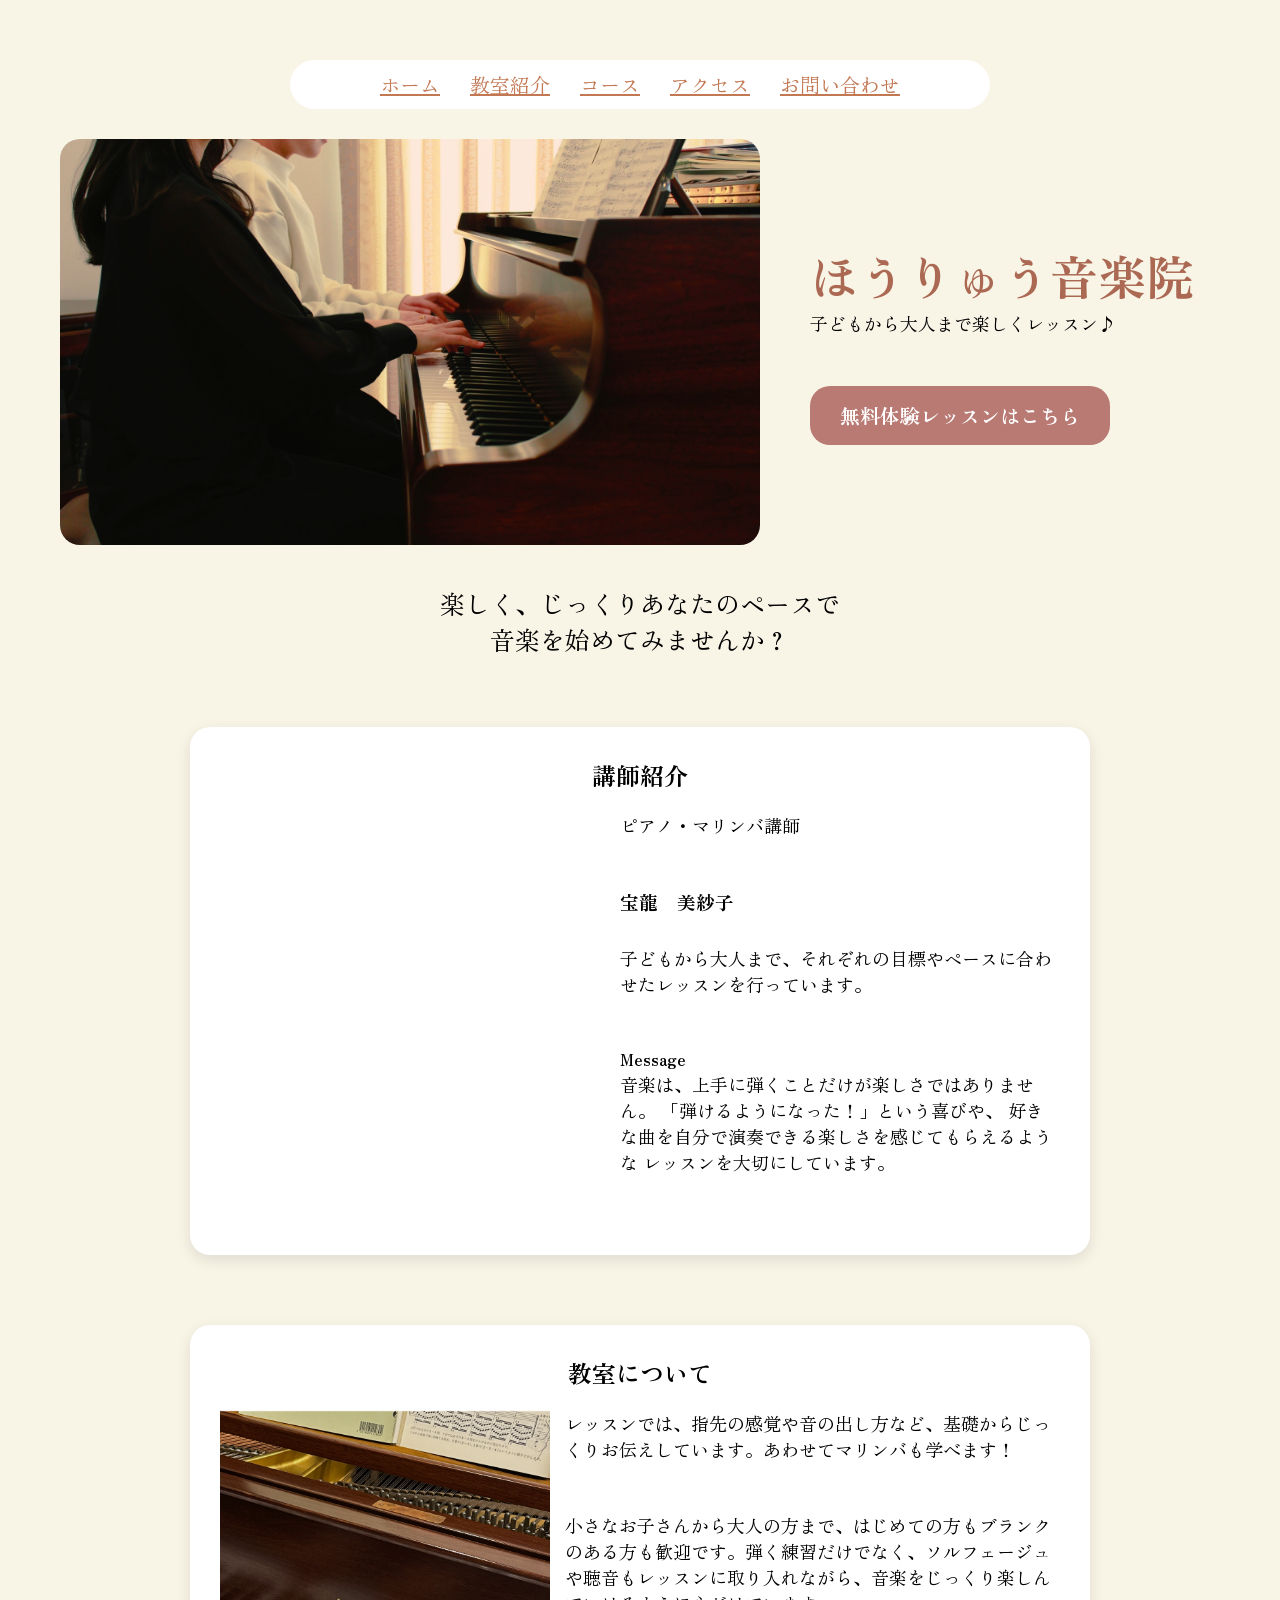
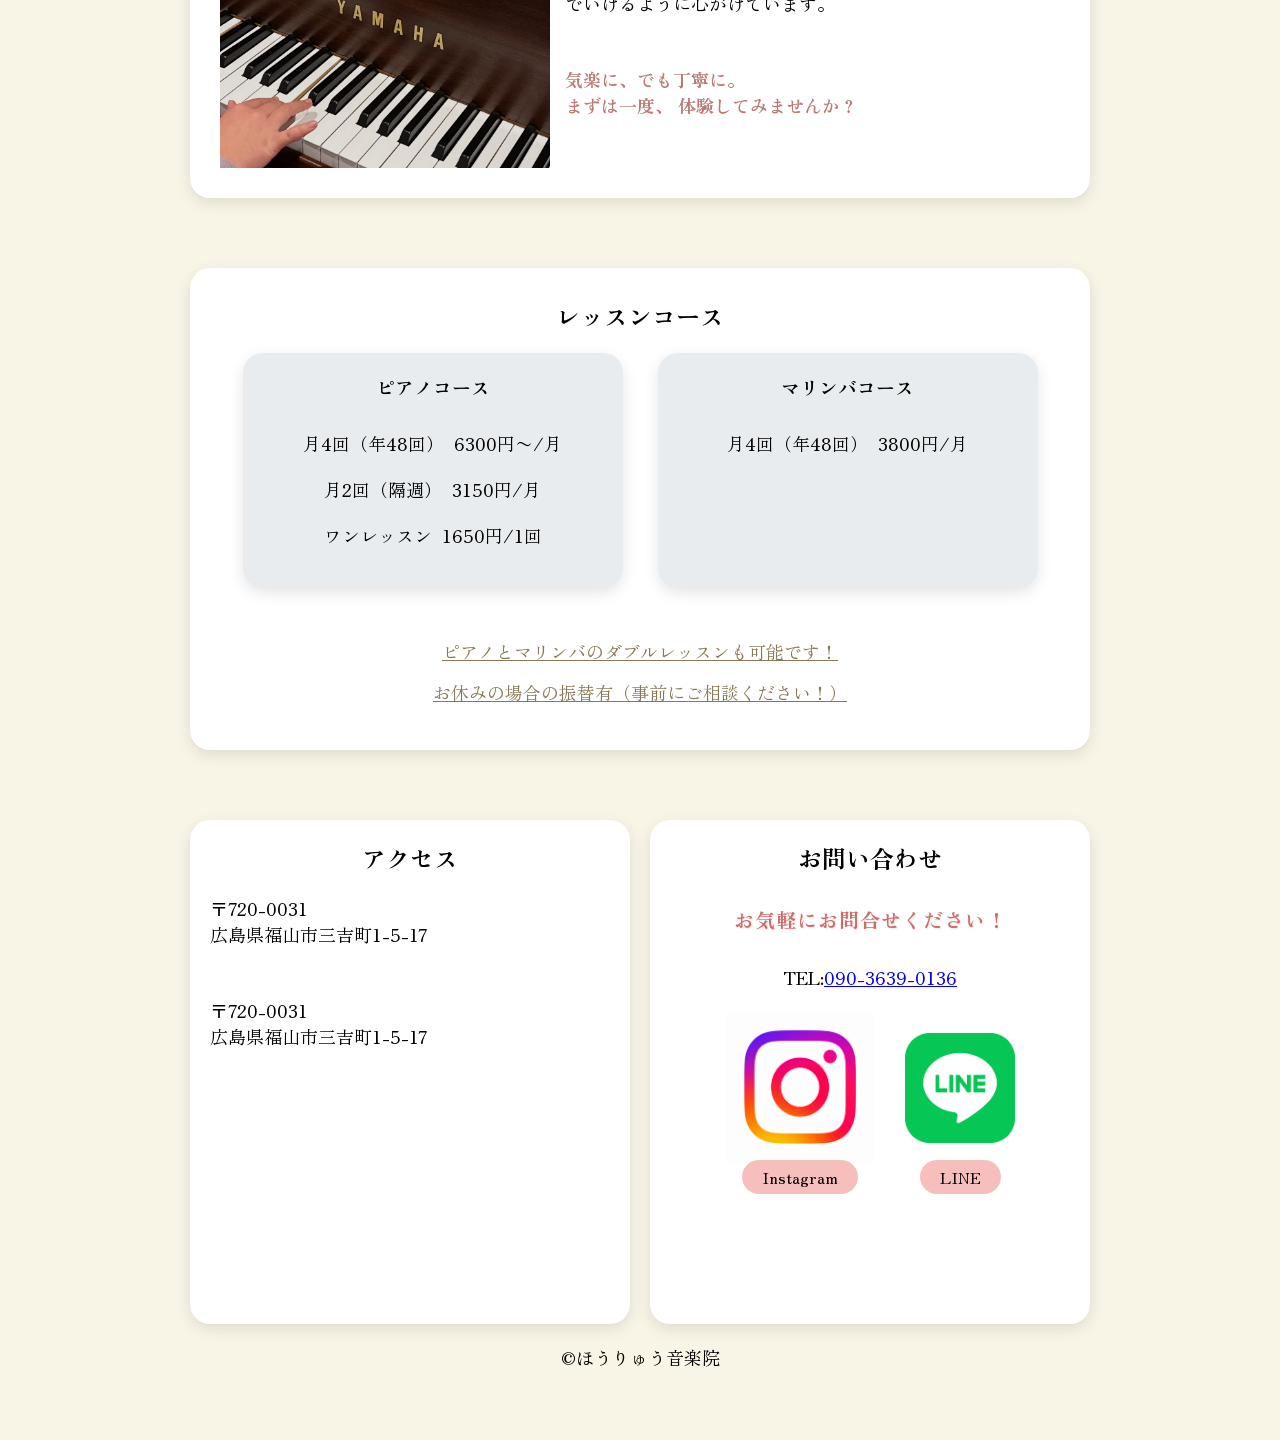
<file: index.html>
<!DOCTYPE html>
<html lang="ja">
<head>
    <meta charset="UTF-8">
    <meta name="viewport" content="width=device-width, initial-scale=1.0">
    <title>ほうりゅう音楽院</title>
<link rel="preconnect" href="https://fonts.googleapis.com">
<link rel="preconnect" href="https://fonts.gstatic.com" crossorigin>
<link href="https://fonts.googleapis.com/css2?family=Shippori+Mincho&family=Zen+Antique+Soft&family=Zen+Kurenaido&family=Zen+Old+Mincho&display=swap" rel="stylesheet">
    <link rel="stylesheet" href="style.css">
</head>

<body>
    <header id="home">
        <div class="container">
            <nav>
                <ul>
                    <li><a href="#home">ホーム</a></li>
                    <li><a href="#about">教室紹介</a></li>
                    <li><a href="#course">コース</a></li>
                    <li><a href="#access">アクセス</a></li>
                    <li><a href="#contact">お問い合わせ</a></li>
                </ul>
            </nav>
        <div class="hero">

        <img src="images/piano.jpg" alt="ピアノの画像">
        
            <div class="hero-text">
                <h1>ほうりゅう音楽院</h1>
                <p>子どもから大人まで楽しくレッスン♪</p>
    
            <a href="trial.html" class="btn">無料体験レッスンはこちら</a>
            </div>
        </div>
        </div>
    </header>
    <main>
        <p class="catch-copy">楽しく、じっくりあなたのペースで<br>音楽を始めてみませんか？</p>
        <section id="teacher">
            <h2>講師紹介</h2>
            <div class="teacher-card">
                <div class="teacher-image">

                </div>
                <div class="teacher-text">
                    <p>ピアノ・マリンバ講師</p>
                    <h3>宝龍　美紗子</h3>
                    <p>子どもから大人まで、それぞれの目標やペースに合わせたレッスンを行っています。</p>
                    <h4>Message</h4>
                    <p>音楽は、上手に弾くことだけが楽しさではありません。
                        「弾けるようになった！」という喜びや、
                        好きな曲を自分で演奏できる楽しさを感じてもらえるような
                        レッスンを大切にしています。</p>

                </div>
            
            </div>
        </section>
        <section id="about">
            <h2>教室について</h2>
            <div class="about-content">

                <div class="about-image">
                    <img src="images/piano-lesson.png" alt="生徒との写真">
                </div>
                <div class="about-text">

                    <p>
                        レッスンでは、指先の感覚や音の出し方など、基礎からじっくりお伝えしています。あわせてマリンバも学べます！
                    </p>
                    <p>
                        小さなお子さんから大人の方まで、はじめての方もブランクのある方も歓迎です。弾く練習だけでなく、ソルフェージュや聴音もレッスンに取り入れながら、音楽をじっくり楽しんでいけるように心がけています。
                    </p>
                    <p class="about-last">
                        気楽に、でも丁寧に。<br>
                        まずは一度、<br class="sp-only">
                        体験してみませんか？
                    </p>
                
                </div>
            </div>
            
        </section>

        <section id="course">
            <h2>レッスンコース</h2>
            <div class="course-list">
                <div class="course-item">
                <h3>ピアノコース</h3>
                    <div class="lesson-price">
                        <p>月4回（年48回）</p>
                        <p>6300円〜/月</p>
                    </div>
                    <div class="lesson-price">
                        <p>月2回（隔週）</p>
                        <p>3150円/月</p>
                    </div>
                    <div class="lesson-price">
                        <p>ワンレッスン</p>
                        <p>1650円/1回</p>
                    </div>
                </div>
                <div class="course-item">
                <h3>マリンバコース</h3>
                    <div class="lesson-price">
                        <p>月4回（年48回）</p>
                        <p>3800円/月</p>
                    </div>
                </div>
            </div>
            <div class="lesson-note">
                <p>ピアノとマリンバのダブルレッスンも可能です！</p>
                <p>お休みの場合の振替有（事前にご相談ください！）</p>
            </div>
        </section>

        <div class="info-sections">
        <section id="access">
            <h2>アクセス</h2>
            <p>〒720-0031<br>広島県福山市三吉町1-5-17</p>
            <p>〒720-0031<br>広島県福山市三吉町1-5-17</p>
            <iframe class="access-map" src="https://www.google.com/maps/embed?pb=!1m18!1m12!1m3!1d3288.31469783297!2d133.37100287642204!3d34.49490529422608!2m3!1f0!2f0!3f0!3m2!1i1024!2i768!4f13.1!3m3!1m2!1s0x35511123ce5eb9a1%3A0x42c6630077a07f50!2z44CSNzIwLTAwMzEg5bqD5bO255yM56aP5bGx5biC5LiJ5ZCJ55S677yR5LiB55uu77yV4oiS77yR77yX!5e0!3m2!1sja!2sjp!4v1786502243504!5m2!1sja!2sjp" width="600" height="450" style="border:0;" allowfullscreen="" loading="lazy" referrerpolicy="strict-origin-when-cross-origin"></iframe>
        </section>

        <section id="contact">
            <h2>お問い合わせ</h2>
            <p class="contact-message">お気軽にお問合せください！</p>
            <p class="phone">TEL:<a href="#" id="phone-link">090-3639-0136</a></p>
            <div class="sns-links">

                <div class="sns-item">
                    <p><a href="https://www.instagram.com/piano.hr/"><img class="insta-icon" src="images/insta.png"></a></p>
                    <span>Instagram</span>
                </div>
            
                <div class="sns-item">
                    <p><a href="https://lin.ee/tRMr505"><img class="LINE-icon" src="images/LINE.png"></a></p>
                    <span>LINE</span>
                </div>

            </div>
        </section>
        </div>
    </main>
    <footer>
       <p>©ほうりゅう音楽院</p>
    </footer>
    <script src="phone.js"></script>
</body>
</html>
<!-- テスト -->
</file>
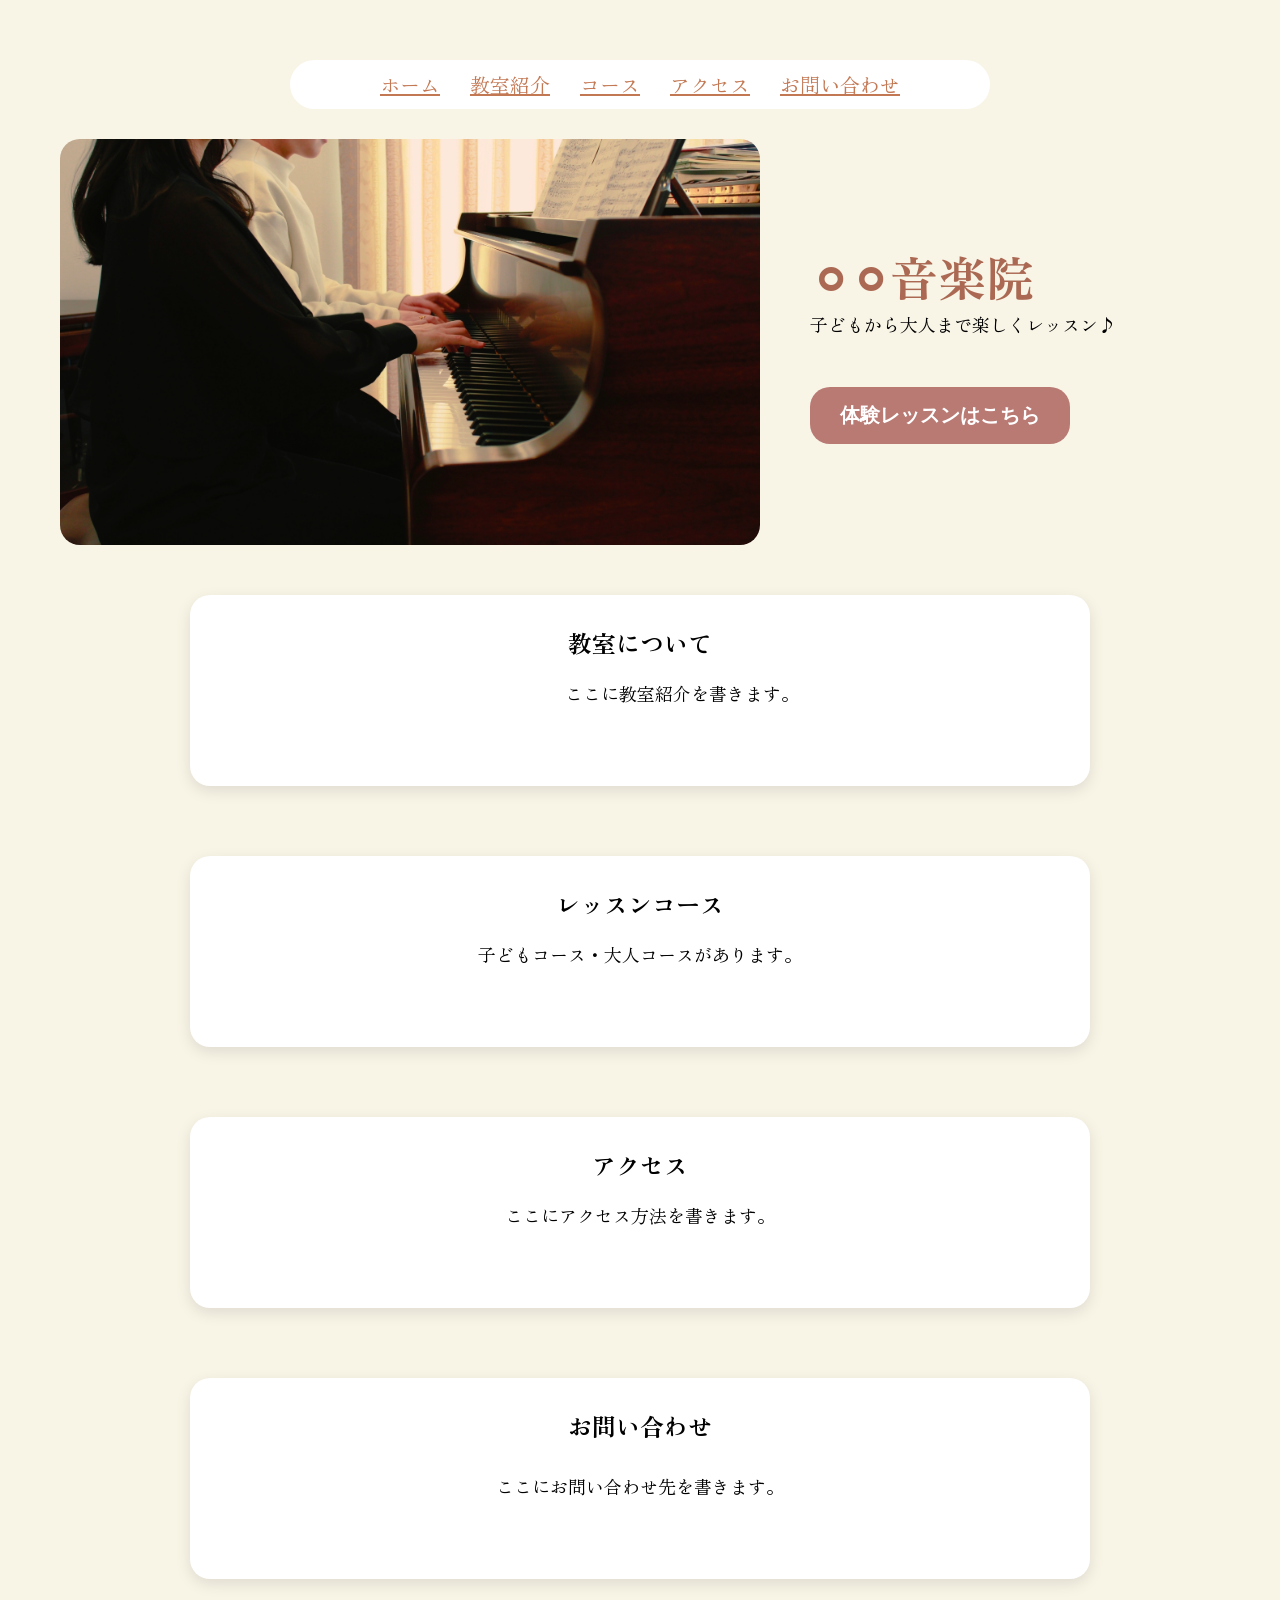
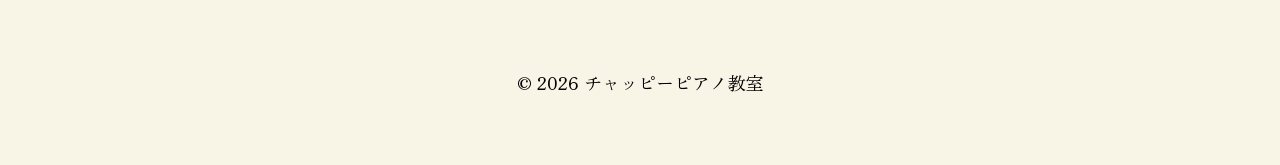
<file: 練習用/index.html>
<!DOCTYPE html>
<html lang="ja">
<head>
    <meta charset="UTF-8">
    <title>音楽院</title>
<link rel="preconnect" href="https://fonts.googleapis.com">
<link rel="preconnect" href="https://fonts.gstatic.com" crossorigin>
<link href="https://fonts.googleapis.com/css2?family=Shippori+Mincho&family=Zen+Antique+Soft&family=Zen+Kurenaido&family=Zen+Old+Mincho&display=swap" rel="stylesheet">
    <link rel="stylesheet" href="style.css">
</head>

<body>
    <header id="home">
        <div class="container">
            <nav>
                <ul>
                    <li><a href="#home">ホーム</a></li>
                    <li><a href="#about">教室紹介</a></li>
                    <li><a href="#course">コース</a></li>
                    <li><a href="#access">アクセス</a></li>
                    <li><a href="#contact">お問い合わせ</a></li>
                </ul>
            </nav>
        <div class="hero">

        <img src="images/piano.jpg" alt="ピアノの画像">
        
            <div class="hero-text">
                <h1>⚪︎⚪︎音楽院</h1>
                <p>子どもから大人まで楽しくレッスン♪</p>
    
            <button class="btn">体験レッスンはこちら</button>
            </div>
        </div>
        </div>
    </header>
    <main>
        <section id="about">
            <h2>教室について</h2>
            <div class="about-content">

                <div class="about-image">
                    
<!-- 教室や先生の写真 -->

                </div>
                <div class="about-text">

                    <p>ここに教室紹介を書きます。</p>
                
                </div>
            </div>
            
        </section>

        <section id="course">
            <h2>レッスンコース</h2>
            <p>子どもコース・大人コースがあります。</p>
        </section>

        <section id="access">
            <h2>アクセス</h2>
            <p>ここにアクセス方法を書きます。</p>
        </section>

        <section id="contact">
            <h2>お問い合わせ</h2>
            <p>ここにお問い合わせ先を書きます。</p>
        </section>
    </main>
    <footer>
       <p>© 2026 チャッピーピアノ教室</p>
    </footer>
</body>
</html>
<!-- テスト -->
</file>
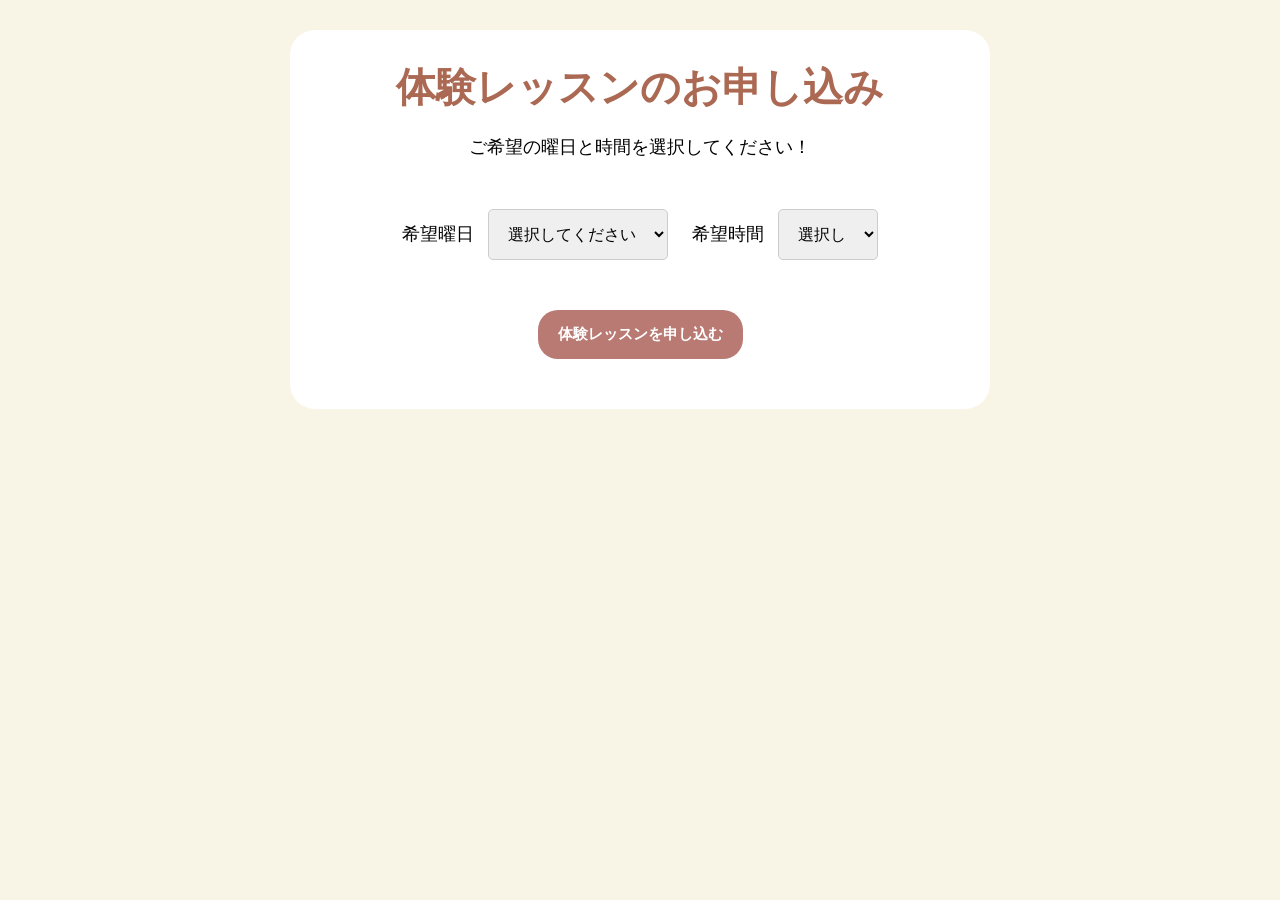
<file: trial.html>
<!DOCTYPE html>
<html lang="ja">
<head>
    <meta charset="UTF-8">
    <meta name="viewport" content="width=device-width, initial-scale=1.0">
    <title>体験レッスン</title>
    <link rel="stylesheet" href="style.css">
</head>
<body>
    <div class="trial-card">
        <h1 class="trial-title">体験レッスンのお申し込み</h1>
            <p>ご希望の曜日と時間を選択してください！</p>
            <form id="trial-form" action="https://formspree.io/f/mljrkvyj" method="POST">
            <input type="hidden" name="subject" value="体験レッスンのお申し込み">
                <label for="day">希望曜日</label>
                <select id="day" name="希望曜日">
                    <option value="">選択してください</option>
                    <option value="monday">月曜日</option>
                    <option value="tuesday">火曜日</option>
                    <option value="wednesday">水曜日</option>
                    <option value="thursday">木曜日</option>
                    <option value="friday">金曜日</option>
                    <option value="saturday">土曜日</option>
            </select>

            <label for="time">希望時間</label>
                <select id="time" name="希望時間">
                    <option value="">選択してください</option>
                </select>
            <button type="submit" class="trial-btn">体験レッスンを申し込む</button>
            </form>
            
    </div>

    <div class="result-card">
    <p id="result"></p>
    </div>

    <script src="script.js"></script>
</body>
</html>
</file>
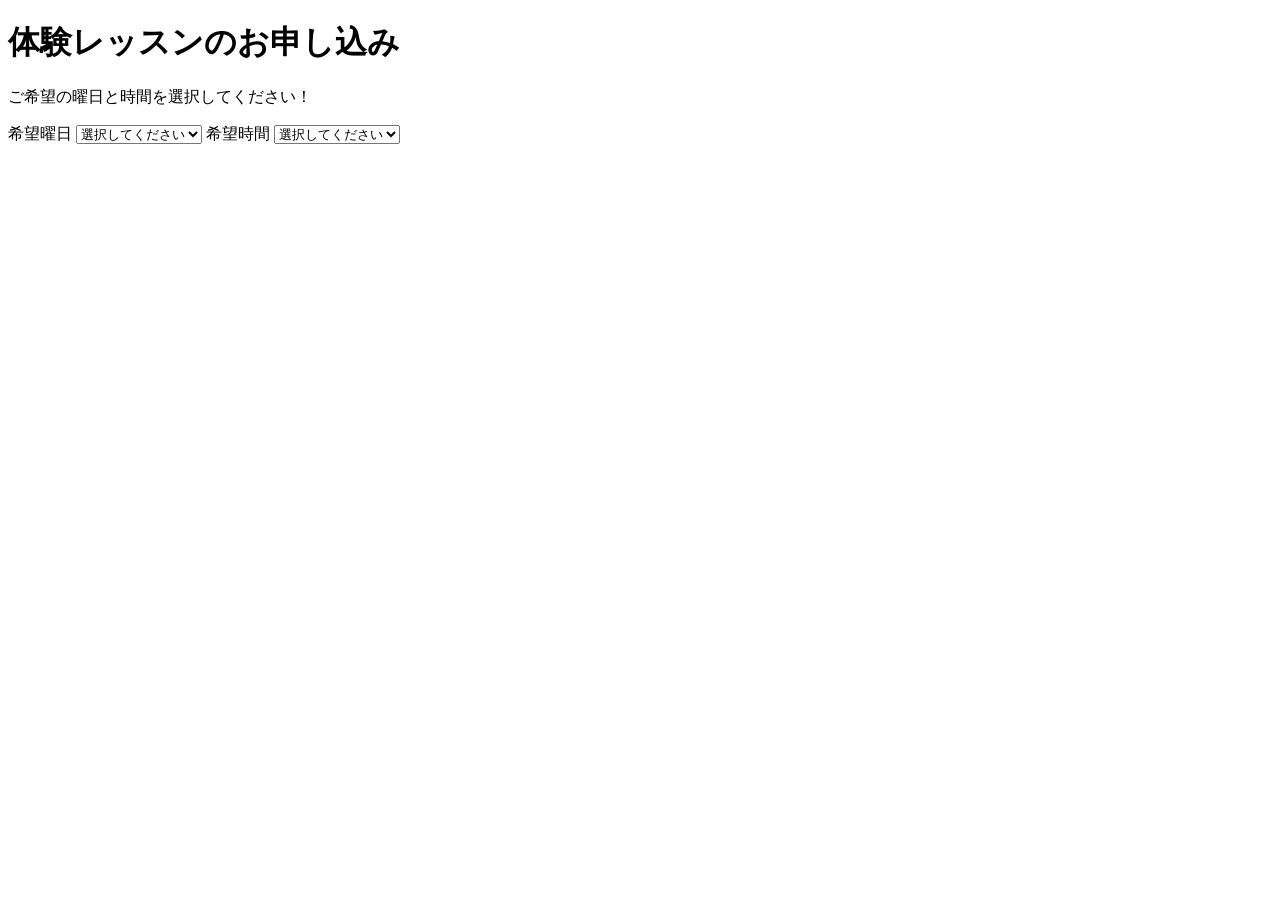
<file: 練習用/trial.html>
<!DOCTYPE html>
<html lang="ja">
<head>
    <meta charset="UTF-8">
    <meta name="viewport" content="width=device-width, initial-scale=1.0">
    <title>体験レッスン</title>
</head>
<body>
    <h1 class="trial-title">体験レッスンのお申し込み</h1>
    <p>ご希望の曜日と時間を選択してください！</p>
    <label for="day">希望曜日</label>
    <select id="day">
        <option value="">選択してください</option>
        <option value="monday">月曜日</option>
        <option value="tuesday">火曜日</option>
        <option value="wednesday">水曜日</option>
        <option value="thursday">木曜日</option>
        <option value="friday">金曜日</option>
        <option value="saturday">土曜日</option>
    </select>

    <label for="time">希望時間</label>
    <select id="time">
        <option value="">選択してください</option>
    </select>

    <script src="script.js"></script>
</body>
</html>
</file>
<file: style.css>
/*  --共通-- */

* {
    margin:  0;
    padding: 0;
    box-sizing: border-box;
}

body {
    background-color: #f8f4e6;
    text-align: center;
    font-family: 'Zen Old Mincho', serif;
}

h1 {
    color: #ab6953;
    font-size: 48px;

}

p {
    font-size: 18px;
    margin-bottom: 50px;
}


.btn {
    display: inline-block;
    background-color: #b97a74;
    color: white;
    text-decoration: none;
    padding: 15px 30px;
    border-radius: 20px;
    transition: 0.3s;
    font-size: 20px;
    font-weight: 700;
    border: none;
}

.btn:hover {
    opacity: 0.8;
}

section {
    background-color: white;
    width: 900px;
    margin: 70px auto;
    padding: 30px;
    border-radius: 20px;
    box-shadow: 0 5px 15px rgba(0,0,0,0.1);
}

/*--ヘッダー--*/
header {
     
}

.container {
    max-width: 1200px;
    margin: 0 auto;
    padding: 60px 20px 40px;
}

/*--フッター--*/
footer {
    text-align: center;
    padding: 20px;
}

nav ul {
    display: flex;
    list-style: none;
    gap: 30px;
    justify-content: center;
    padding: 0;
}

header img {
    width: 100%;
    max-width: 700px;
    border-radius: 20px;
}

.hero {
    display: flex;
    align-items: center;
    gap: 50px;
}

nav a {
    color: #c37854;
    font-size: 20px;
    font-weight: 400;
}

nav {
    background-color: white;
    border-radius: 25px;
    padding: 10px 20px;
    width: 700px;
    margin: 0 auto 30px;
}

.teacher-card {
    display: flex;
    gap: 40px;
}

.teacher-image {
    width: 45%;
}

.teacher-image img {
    width: 100%;
    border-radius: 20px;
}

.teacher-text {
    width: 55%;
    text-align: left;
}

.about-content {
    display: flex;
    gap: 15px;
    align-items: stretch;
}

.about-image {
    width: 40%;
}

.about-image img {
    width: 100%;
    height: 100%;
    object-fit: cover;
}

.about-last {
    font-weight: 700;
    color: #b97a74;
}

.about-text {
    width: 60%;
    text-align: left;
}

.hero-text {
    text-align: left;
}

#about {
    margin-top: 10px;
} 

h2 {
    margin-bottom: 20px;
}

.info-sections {
    display: flex;
    gap: 20px;
    width: 900px;
    margin: 30px auto 0;
}

.info-sections section {
    width: 50%;
    padding: 20px;
    margin: 0;
}

.lesson-price {
    display: flex;
    gap: 10px;
    justify-content: center;
    margin: 10px 0px;
}

.lesson-price p {
    margin-bottom: 10px;
}

h3 {
    margin-bottom: 30px;
}

.lesson-note {
    margin-top: 50px;
}

.lesson-note p {
    margin-bottom: 15px;
    text-decoration: underline;
    color: #897858;
}

.access-map {
    width: 100%;
    height: 200px;
}

.info-sections section p {
    text-align: left;
}

#contact p {
    text-align: center;
    margin-top: 30px;
}

.sns-links {
    display: flex;
    justify-content: center;
    gap: 30px;
    align-items: center;
}

.sns-item {
display: flex;
align-items: center;
flex-direction: column;
}

.sns-item p {
    height: 120px;
    display: flex;
    align-items: center;
    justify-content: center;
    margin: 0;
}

.insta-icon {
    width: 150px;
    height: auto;
}

.LINE-icon {
    width: 110px;
    height: auto;
}

.sns-links span{
    background-color: #f6bfbc;
    padding: 5px 20px;
    border-radius: 20px;
    margin-top: 10px;
}

.course-list {
    display: flex;
    justify-content: center;
    gap: 35px;
    margin-bottom: 30px;
}

.course-item {
    background-color: #e8ecef;
    padding: 20px;
    border-radius: 20px;
    box-shadow: 0 5px 15px rgba(0,0,0,0.1);
    width: 380px;
    flex-shrink: 0;
}

.catch-copy {
    font-size: 25px;
}

.phone {
    margin: 10px 0;
}

.contact-message {
    margin-bottom: 10px;
    color: #cf6c6a;
    font-weight: 700;
    letter-spacing: 1px;
    font-size: 20px;
    text-shadow: 1px 1px 2px rgba(0,0,0,0.1);
}

.trial-title {
    font-size: 40px;
    margin: 20px 0px;
}

select {
    padding: 15px;
    font-size: 16px;
    border-radius: 5px;
    border: 1px solid #ccc;
    margin-bottom: 20px;
}

#time {
    width: 100px;
}

#day {
    margin-right: 20px;
}

label {
    font-size: 18px;
    margin-right: 10px;
}

.trial-card{
    background-color: white;
    border-radius: 25px;
    padding: 10px 20px 50px;
    width: 700px;
    margin: 0 auto 30px;
    margin-top: 30px;
}

.trial-btn {
    margin: 30px auto 0;
    display: block;
    background-color: #b97a74;
    color: white;
    text-decoration: none;
    padding: 15px 20px;
    border-radius: 20px;
    transition: 0.3s;
    font-size: 15px;
    font-weight: 700;
    border: none;
}

.trial-btn:hover {
    opacity: 0.8;
}

.result-card {
    background-color: white;
    border-radius: 25px;
    padding: 0 20px;
    width: 700px;
    height: 250px;
    margin: 0 auto 30px;
    margin-top: 30px;
    text-align: center;
    display: none;
    align-items: center;
    justify-content: center;
}

#result {
    margin: 0;
}

.sp-only {
    display: none;

}

@media (max-width: 768px){
    section {
        width: 90%;
    }

    .hero {
        flex-direction: column;
        gap: 20px;
    }
    
    nav {
        width: 100%;
    }

    nav ul {
        gap: 15px;
    }
    nav a {
        font-size: 10px;
    }

    .hero-text h1 {
        font-size: 30px;
    }

    .hero-text {
        text-align: center;
    }

    .catch-copy {
        font-size: 18px;
    }

    .course-item {
        width: 100%;
    }

    .course-list {
        flex-direction: column;
        gap: 20px;
    }

    .lesson-price {
        flex-direction: column;
        gap: 3px;
        margin: 15px;
    }

    .lesson-price p {
        margin-bottom: 5px;
    }

    .info-sections {
        flex-direction: column;
        width: 90%;
    }

    .sns-links {
        flex-direction: column;
        gap: 10px;
    }

    .info-sections section {
        width: 100%;
    }

    .about-content {
        flex-direction: column;
    }

    .about-image,
    .about-text {
        width: 100%;
    }

    .sp-only {
        display: block;
    }

    .teacher-card {
        flex-direction: column;
    }

    .teacher-image,
    .teacher-text {
        width: 100%;
    }

}
</file>
<file: 練習用/style.css>
/*  --共通-- */

* {
    margin:  0;
    padding: 0;
    box-sizing: border-box;
}

body {
    background-color: #f8f4e6;
    text-align: center;
    font-family: 'Zen Old Mincho', serif;
}

h1 {
    color: #ab6953;
    font-size: 48px;

}

p {
    font-size: 18px;
    margin-bottom: 50px;
}


.btn {
    display: inline-block;
    background-color: #b97a74;
    color: white;
    text-decoration: none;
    padding: 15px 30px;
    border-radius: 20px;
    transition: 0.3s;
    font-size: 20px;
    font-weight: 700;
    border: none;
}

.btn:hover {
    opacity: 0.8;
}

section {
    background-color: white;
    width: 900px;
    margin: 70px auto;
    padding: 30px;
    border-radius: 20px;
    box-shadow: 0 5px 15px rgba(0,0,0,0.1);
}

/*--ヘッダー--*/
header {
     
}

.container {
    max-width: 1200px;
    margin: 0 auto;
    padding: 60px 20px 40px;
}

/*--フッター--*/
footer {
    text-align: center;
    padding: 20px;
}

nav ul {
    display: flex;
    list-style: none;
    gap: 30px;
    justify-content: center;
    padding: 0;
}

header img {
    width: 100%;
    max-width: 700px;
    border-radius: 20px;
}

.hero {
    display: flex;
    align-items: center;
    gap: 50px;
}

nav a {
    color: #c37854;
    font-size: 20px;
    font-weight: 400;
}

nav {
    background-color: white;
    border-radius: 25px;
    padding: 10px 20px;
    width: 700px;
    margin: 0 auto 30px;
}

.about-content {
    display: flex;
    gap: 15px;
    align-items: stretch;
}

.about-image {
    width: 40%;
}

.about-image img {
    width: 100%;
    height: 100%;
    object-fit: cover;
}

.about-last {
    font-weight: 700;
    color: #b97a74;
}

.about-text {
    width: 60%;
    text-align: left;
}

.hero-text {
    text-align: left;
}

#about {
    margin-top: 10px;
} 

h2 {
    margin-bottom: 20px;
}

.info-sections {
    display: flex;
    gap: 20px;
    width: 900px;
    margin: 30px auto 0;
}

.info-sections section {
    width: 50%;
    padding: 20px;
    margin: 0;
}

.lesson-price {
    display: flex;
    gap: 10px;
    justify-content: center;
    margin: 10px 0px;
}

.lesson-price p {
    margin-bottom: 10px;
}

h3 {
    margin-bottom: 30px;
}

.lesson-note {
    margin-top: 50px;
}

.lesson-note p {
    margin-bottom: 15px;
    text-decoration: underline;
    color: #897858;
}

.access-map {
    width: 100%;
    height: 200px;
}

.info-sections section p {
    text-align: left;
}

#contact p {
    text-align: center;
    margin-top: 30px;
}

.sns-links {
    display: flex;
    justify-content: center;
    gap: 30px;
    align-items: center;
}

.sns-item {
display: flex;
align-items: center;
flex-direction: column;
}

.sns-item p {
    height: 120px;
    display: flex;
    align-items: center;
    justify-content: center;
    margin: 0;
}

.insta-icon {
    width: 150px;
    height: auto;
}

.LINE-icon {
    width: 110px;
    height: auto;
}

.sns-links span{
    background-color: #f6bfbc;
    padding: 5px 20px;
    border-radius: 20px;
    margin-top: 10px;
}

.course-list {
    display: flex;
    justify-content: center;
    gap: 35px;
    margin-bottom: 30px;
}

.course-item {
    background-color: #e8ecef;
    padding: 20px;
    border-radius: 20px;
    box-shadow: 0 5px 15px rgba(0,0,0,0.1);
    width: 380px;
    flex-shrink: 0;
}

.catch-copy {
    font-size: 25px;
}

.phone {
    margin: 10px 0;
}

.contact-message {
    margin-bottom: 10px;
    color: #cf6c6a;
    font-weight: 700;
    letter-spacing: 1px;
    font-size: 20px;
    text-shadow: 1px 1px 2px rgba(0,0,0,0.1);
}

/* 体験レッスンページ */
.trial-title {
    font-size: 30px;
    margin-bottom: 20px;
    color: red;
}
</file>
